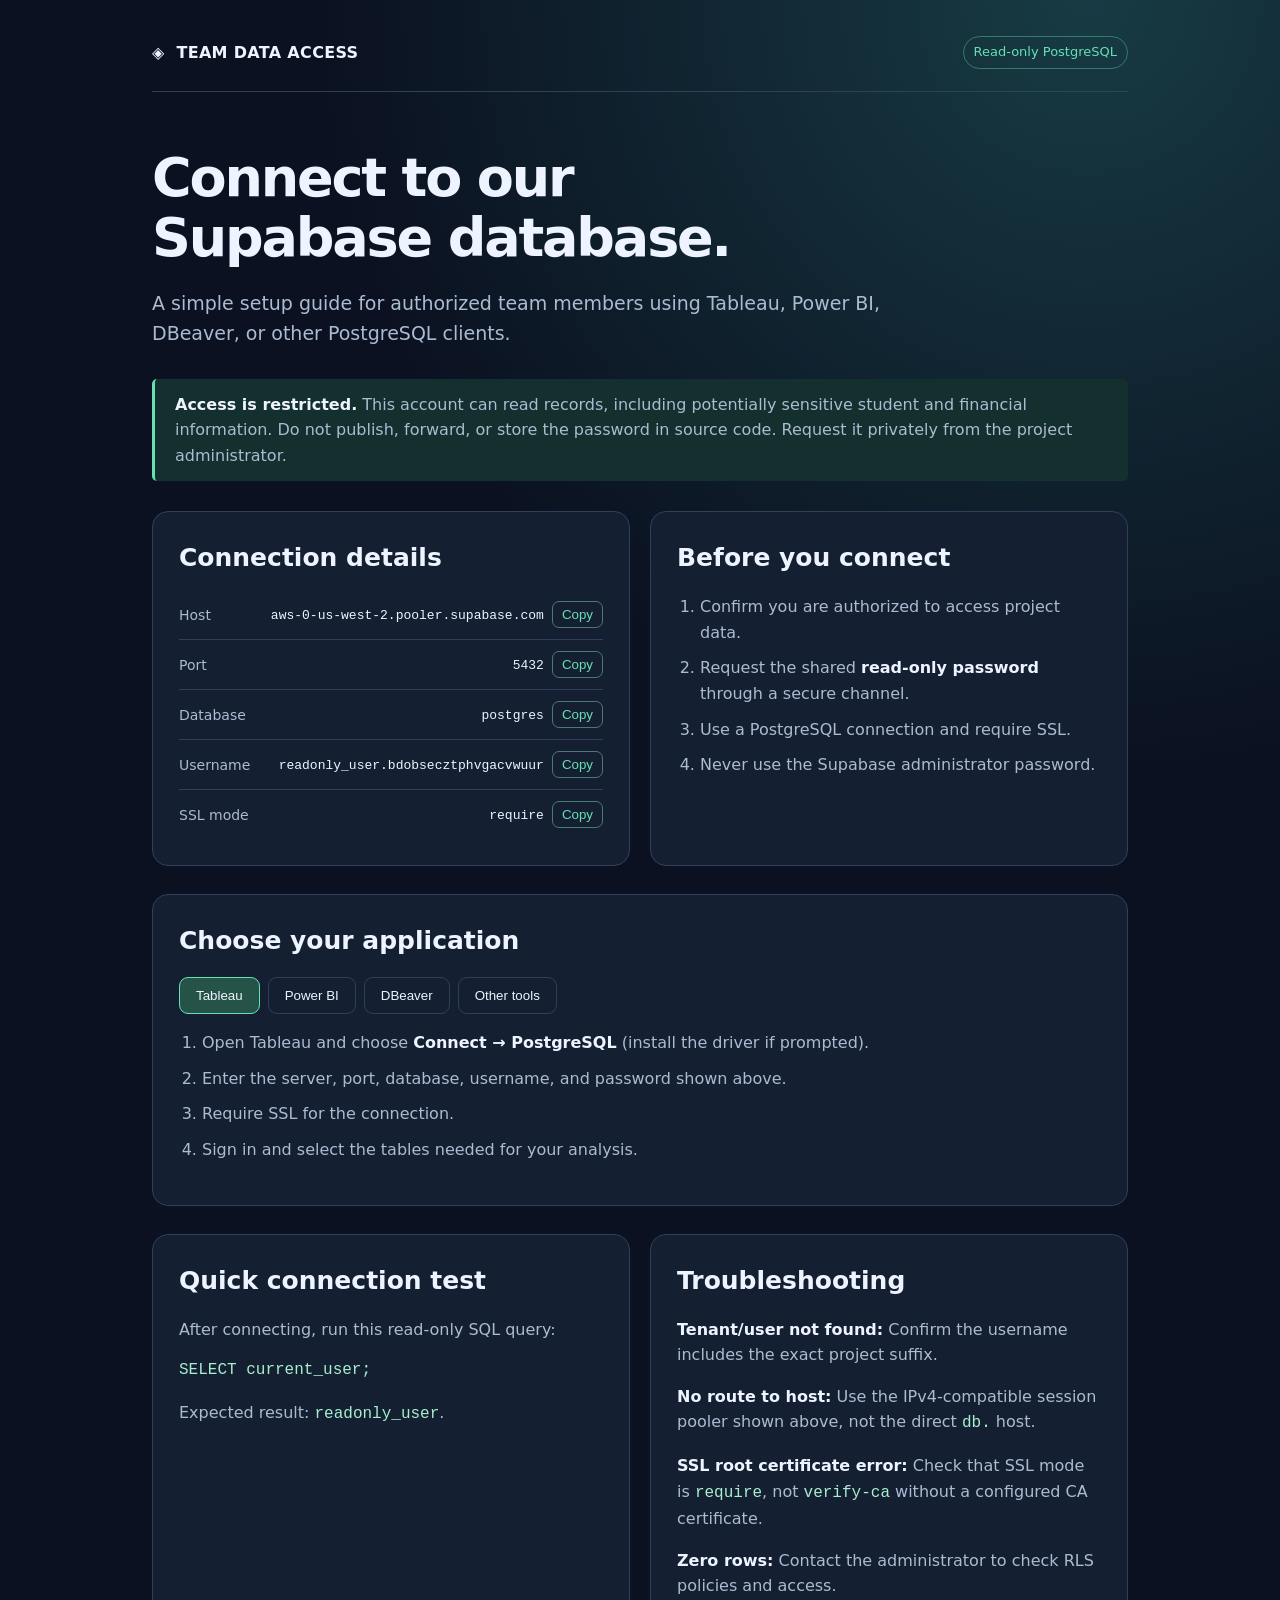
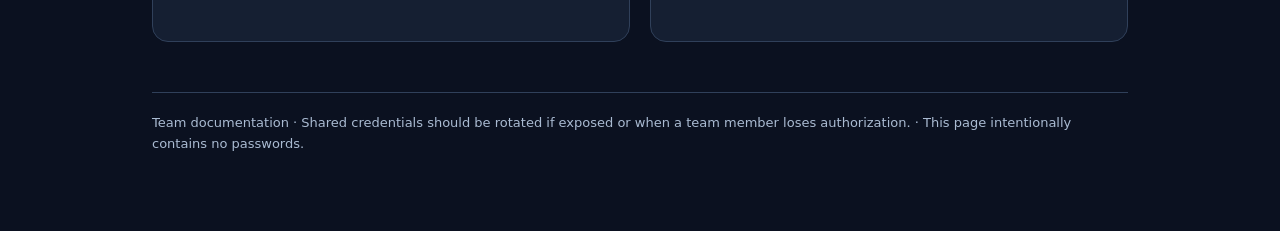
<file: database-access/index.html>
<!doctype html>
<html lang="en"><head><meta charset="utf-8"><meta name="viewport" content="width=device-width, initial-scale=1"><meta name="description" content="Team guide for read-only Supabase PostgreSQL connections"><title>Database Access | Team Guide</title><style>
:root{color-scheme:dark;--bg:#0b1120;--panel:#151f32;--line:#30405a;--text:#eef4ff;--muted:#aabbd2;--accent:#65e0b5}*{box-sizing:border-box}body{margin:0;background:radial-gradient(circle at 85% 0,#173b44,transparent 36%),var(--bg);color:var(--text);font:16px/1.6 system-ui,-apple-system,sans-serif}.wrap{max-width:1020px;margin:auto;padding:36px 22px 80px}header{display:flex;align-items:center;justify-content:space-between;gap:15px;border-bottom:1px solid var(--line);padding-bottom:22px}.brand{font-weight:750;letter-spacing:.02em}.tag{color:var(--accent);font-size:13px;border:1px solid #377b68;padding:5px 10px;border-radius:30px}h1{font-size:clamp(32px,5vw,54px);line-height:1.12;margin:56px 0 18px;letter-spacing:-.04em}h2{font-size:25px;margin:0 0 12px}p{color:var(--muted)}.lead{font-size:19px;max-width:750px}.notice{border-left:3px solid var(--accent);padding:13px 20px;background:#13302e;margin:30px 0;border-radius:5px}.notice p{margin:0}.grid{display:grid;grid-template-columns:1fr 1fr;gap:20px;margin:28px 0}.card{border:1px solid var(--line);background:var(--panel);border-radius:16px;padding:26px}.field{display:flex;align-items:center;justify-content:space-between;gap:12px;border-bottom:1px solid var(--line);padding:11px 0}.field:last-child{border:0}.key{color:var(--muted);font-size:14px}.value{font-family:ui-monospace,monospace;font-size:13px;overflow-wrap:anywhere;text-align:right}.copy{border:1px solid #497b71;color:var(--accent);background:transparent;padding:5px 9px;border-radius:7px;cursor:pointer;margin-left:8px}button:hover{background:#22463e}.steps{padding-left:23px}.steps li{margin:10px 0;color:var(--muted)}strong{color:var(--text)}code{color:#a7efce;overflow-wrap:anywhere}a{color:var(--accent)}.tabs{display:flex;flex-wrap:wrap;gap:8px;margin:16px 0}.tab{border:1px solid var(--line);background:transparent;color:var(--text);padding:10px 16px;border-radius:9px;cursor:pointer}.tab[aria-selected=true]{background:#255348;border-color:#65e0b5}.hidden{display:none}footer{border-top:1px solid var(--line);margin-top:50px;padding-top:20px;color:var(--muted);font-size:13px}@media(max-width:720px){.grid{grid-template-columns:1fr}header{align-items:flex-start;flex-direction:column}.field{align-items:flex-start;flex-direction:column}.value{text-align:left}}
</style></head><body><div class="wrap"><header><div class="brand">◈ &nbsp;TEAM DATA ACCESS</div><div class="tag">Read-only PostgreSQL</div></header><main><h1>Connect to our<br>Supabase database.</h1><p class="lead">A simple setup guide for authorized team members using Tableau, Power BI, DBeaver, or other PostgreSQL clients.</p><div class="notice"><p><strong>Access is restricted.</strong> This account can read records, including potentially sensitive student and financial information. Do not publish, forward, or store the password in source code. Request it privately from the project administrator.</p></div><div class="grid"><section class="card"><h2>Connection details</h2><div id="fields"></div></section><section class="card"><h2>Before you connect</h2><ol class="steps"><li>Confirm you are authorized to access project data.</li><li>Request the shared <strong>read-only password</strong> through a secure channel.</li><li>Use a PostgreSQL connection and require SSL.</li><li>Never use the Supabase administrator password.</li></ol></section></div><section class="card"><h2>Choose your application</h2><div class="tabs" role="tablist"><button class="tab" role="tab" aria-selected="true" data-tab="tableau">Tableau</button><button class="tab" role="tab" aria-selected="false" data-tab="powerbi">Power BI</button><button class="tab" role="tab" aria-selected="false" data-tab="dbeaver">DBeaver</button><button class="tab" role="tab" aria-selected="false" data-tab="other">Other tools</button></div><div id="tableau" class="panel"><ol class="steps"><li>Open Tableau and choose <strong>Connect → PostgreSQL</strong> (install the driver if prompted).</li><li>Enter the server, port, database, username, and password shown above.</li><li>Require SSL for the connection.</li><li>Sign in and select the tables needed for your analysis.</li></ol></div><div id="powerbi" class="panel hidden"><ol class="steps"><li>Open Power BI Desktop → <strong>Get Data → PostgreSQL database</strong>.</li><li>Enter server as <code>aws-0-us-west-2.pooler.supabase.com:5432</code> and database as <code>postgres</code>.</li><li>Choose database credentials and enter the read-only username and password.</li><li>Ensure the connection uses encrypted SSL and select tables to load.</li></ol><p>Power BI on macOS generally requires a Windows environment or a supported alternative.</p></div><div id="dbeaver" class="panel hidden"><ol class="steps"><li>Open DBeaver → <strong>New Database Connection → PostgreSQL</strong>.</li><li>Choose <strong>Host</strong> and enter the connection fields above.</li><li>Under SSL, set <strong>SSL mode = require</strong>.</li><li>Click <strong>Test Connection</strong>, then Finish.</li></ol></div><div id="other" class="panel hidden"><p>Use your tool's PostgreSQL connector with the host, port, database, username, and password above. Require TLS/SSL. Keep credentials in a secure secret store rather than committed files.</p></div></section><div class="grid"><section class="card"><h2>Quick connection test</h2><p>After connecting, run this read-only SQL query:</p><pre><code>SELECT current_user;</code></pre><p>Expected result: <code>readonly_user</code>.</p></section><section class="card"><h2>Troubleshooting</h2><p><strong>Tenant/user not found:</strong> Confirm the username includes the exact project suffix.</p><p><strong>No route to host:</strong> Use the IPv4-compatible session pooler shown above, not the direct <code>db.</code> host.</p><p><strong>SSL root certificate error:</strong> Check that SSL mode is <code>require</code>, not <code>verify-ca</code> without a configured CA certificate.</p><p><strong>Zero rows:</strong> Contact the administrator to check RLS policies and access.</p></section></div></main><footer>Team documentation · Shared credentials should be rotated if exposed or when a team member loses authorization. · This page intentionally contains no passwords.</footer></div><script>
const fields=[['Host','aws-0-us-west-2.pooler.supabase.com'],['Port','5432'],['Database','postgres'],['Username','readonly_user.bdobsecztphvgacvwuur'],['SSL mode','require']];const target=document.getElementById('fields');fields.forEach(([k,v])=>{let d=document.createElement('div');d.className='field';let l=document.createElement('span');l.className='key';l.textContent=k;let r=document.createElement('span');r.className='value';r.append(document.createTextNode(v));let b=document.createElement('button');b.className='copy';b.textContent='Copy';b.setAttribute('aria-label','Copy '+k);b.onclick=async()=>{try{await navigator.clipboard.writeText(v);b.textContent='Copied';setTimeout(()=>b.textContent='Copy',1400)}catch{b.textContent='Select text'}};r.append(b);d.append(l,r);target.append(d)});document.querySelectorAll('.tab').forEach(b=>b.addEventListener('click',()=>{document.querySelectorAll('.tab').forEach(t=>t.setAttribute('aria-selected',String(t===b)));document.querySelectorAll('.panel').forEach(p=>p.classList.toggle('hidden',p.id!==b.dataset.tab))}));
</script></body></html>
</file>
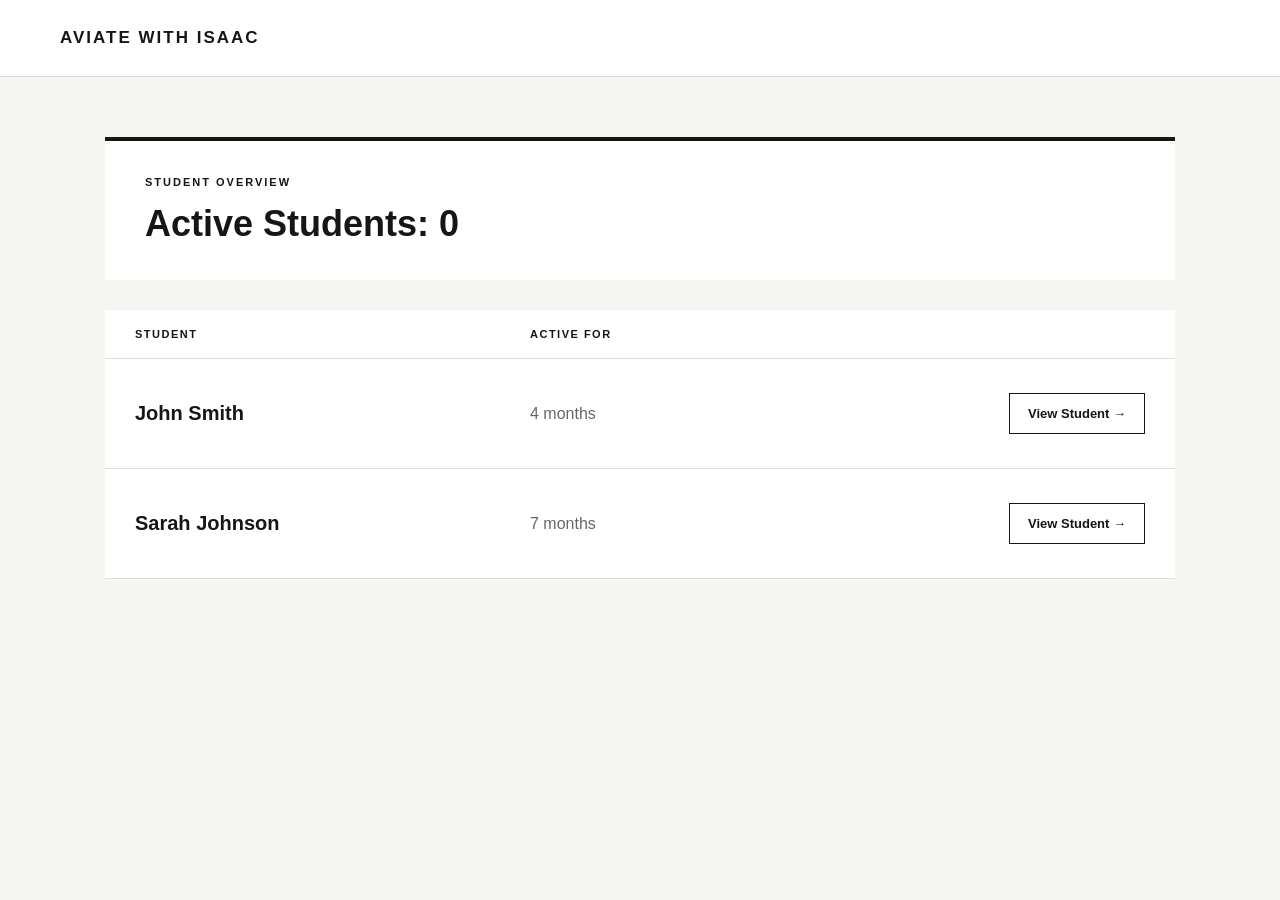
<file: preview.html>
<!DOCTYPE html>
<html lang="en">
<head>
    <meta charset="UTF-8">
    <meta name="viewport" content="width=device-width, initial-scale=1.0">

    <title>Active Students</title>

    <link rel="stylesheet" href="active-student-card.css">
</head>

<body>

    <header class="top-nav">
        <div class="logo">
            AVIATE WITH ISAAC
        </div>
    </header>

    <main class="dashboard-container">

        <section class="student-summary">
            <p class="eyebrow">STUDENT OVERVIEW</p>

            <h1>
                Active Students:
                <span>0</span>
            </h1>
        </section>


        <section class="student-list">

            <div class="student-list-header">
                <span>Student</span>
                <span>Active For</span>
                <span></span>
            </div>


            <!-- PLACEHOLDER STUDENT -->

            <div class="student-row">

                <div class="student-name">
                    John Smith
                </div>

                <div class="student-time">
                    4 months
                </div>

                <div class="student-action">
                    <a href="#">
                        View Student →
                    </a>
                </div>

            </div>


            <!-- PLACEHOLDER STUDENT -->

            <div class="student-row">

                <div class="student-name">
                    Sarah Johnson
                </div>

                <div class="student-time">
                    7 months
                </div>

                <div class="student-action">
                    <a href="#">
                        View Student →
                    </a>
                </div>

            </div>


        </section>

    </main>

</body>
</html>
</file>
<file: active-student-card.css>
* {
    box-sizing: border-box;
}

body {
    margin: 0;
    background-color: #f5f5f2;
    color: #161616;
    font-family: Arial, Helvetica, sans-serif;
}


/* NAVIGATION */

.top-nav {
    background-color: #ffffff;
    border-bottom: 1px solid #deded8;

    padding: 28px 60px;
}

.logo {
    font-size: 17px;
    font-weight: 700;

    letter-spacing: 2px;
}


/* MAIN PAGE */

.dashboard-container {
    max-width: 1150px;

    margin: 60px auto;

    padding: 0 40px;
}


/* ACTIVE STUDENT SUMMARY */

.student-summary {
    background-color: #ffffff;

    border-top: 4px solid #161616;

    padding: 35px 40px;

    margin-bottom: 30px;
}

.eyebrow {
    font-size: 11px;

    letter-spacing: 2px;

    font-weight: 700;

    margin: 0 0 15px 0;
}

.student-summary h1 {
    font-size: 36px;

    margin: 0;

    font-weight: 600;
}


/* STUDENT LIST */

.student-list {
    background-color: #ffffff;
}

.student-list-header,
.student-row {

    display: grid;

    grid-template-columns: 1fr 1fr 220px;

    align-items: center;
}


.student-list-header {

    padding: 18px 30px;

    border-bottom: 1px solid #dddddd;

    font-size: 11px;

    font-weight: 700;

    letter-spacing: 1.5px;

    text-transform: uppercase;
}


.student-row {

    min-height: 110px;

    padding: 25px 30px;

    border-bottom: 1px solid #dddddd;
}


.student-name {

    font-size: 20px;

    font-weight: 600;
}


.student-time {

    font-size: 16px;

    color: #666666;
}


.student-action {

    text-align: right;
}


.student-action a {

    display: inline-block;

    border: 1px solid #161616;

    padding: 12px 18px;

    color: #161616;

    text-decoration: none;

    font-size: 13px;

    font-weight: 600;

    transition: 0.2s;
}


.student-action a:hover {

    background-color: #161616;

    color: #ffffff;
}


/* ADD STUDENT BUTTON */

.summary-row {
    display: flex;
    align-items: center;
    justify-content: space-between;
    gap: 20px;
    flex-wrap: wrap;
}

.button-primary,
.button-secondary {
    display: inline-block;
    padding: 14px 22px;
    font-size: 13px;
    font-weight: 600;
    font-family: inherit;
    text-decoration: none;
    border: 1px solid #161616;
    cursor: pointer;
    transition: 0.2s;
}

.button-primary {
    background-color: #161616;
    color: #ffffff;
}

.button-primary:hover {
    background-color: #ffffff;
    color: #161616;
}

.button-secondary {
    background-color: #ffffff;
    color: #161616;
}

.button-secondary:hover {
    background-color: #161616;
    color: #ffffff;
}


/* ADD STUDENT FORM */

.back-link {
    display: inline-block;
    margin-bottom: 20px;
    color: #161616;
    font-size: 14px;
}

.student-form {
    background-color: #ffffff;
    padding: 35px 40px;
}

.section-label {
    font-size: 11px;
    font-weight: 700;
    letter-spacing: 2px;
    margin: 0 0 18px 0;
}

.form-grid {
    display: grid;
    grid-template-columns: 1fr 1fr;
    gap: 20px;
    margin-bottom: 35px;
}

.form-grid label {
    display: flex;
    flex-direction: column;
    gap: 8px;
    font-size: 13px;
    font-weight: 600;
}

.form-grid .full-width {
    grid-column: 1 / -1;
}

.form-row-pair {
    display: grid;
    grid-template-columns: 1fr 1fr;
    gap: 20px;
}

.form-grid input {
    padding: 12px 14px;
    font-size: 15px;
    font-family: inherit;
    border: 1px solid #cfcfc8;
    background-color: #fbfbf9;
}

.form-grid input:focus {
    outline: 2px solid #161616;
    outline-offset: -1px;
}

.form-actions {
    display: flex;
    justify-content: flex-end;
    gap: 12px;
}

.form-errors {
    background-color: #fdecea;
    border-left: 4px solid #b3261e;
    color: #7a1a14;
    padding: 16px 20px;
    margin-bottom: 20px;
}

.form-errors p {
    margin: 4px 0;
}


/* MOBILE */

@media (max-width: 700px) {

    .top-nav {
        padding: 22px;
    }

    .dashboard-container {
        margin: 30px auto;

        padding: 0 20px;
    }

    .student-list-header {
        display: none;
    }

    .student-row {

        grid-template-columns: 1fr;

        gap: 14px;
    }

    .student-action {
        text-align: left;
    }

    .form-grid {
        grid-template-columns: 1fr;
    }

    .student-form {
        padding: 25px 20px;
    }

}
</file>
